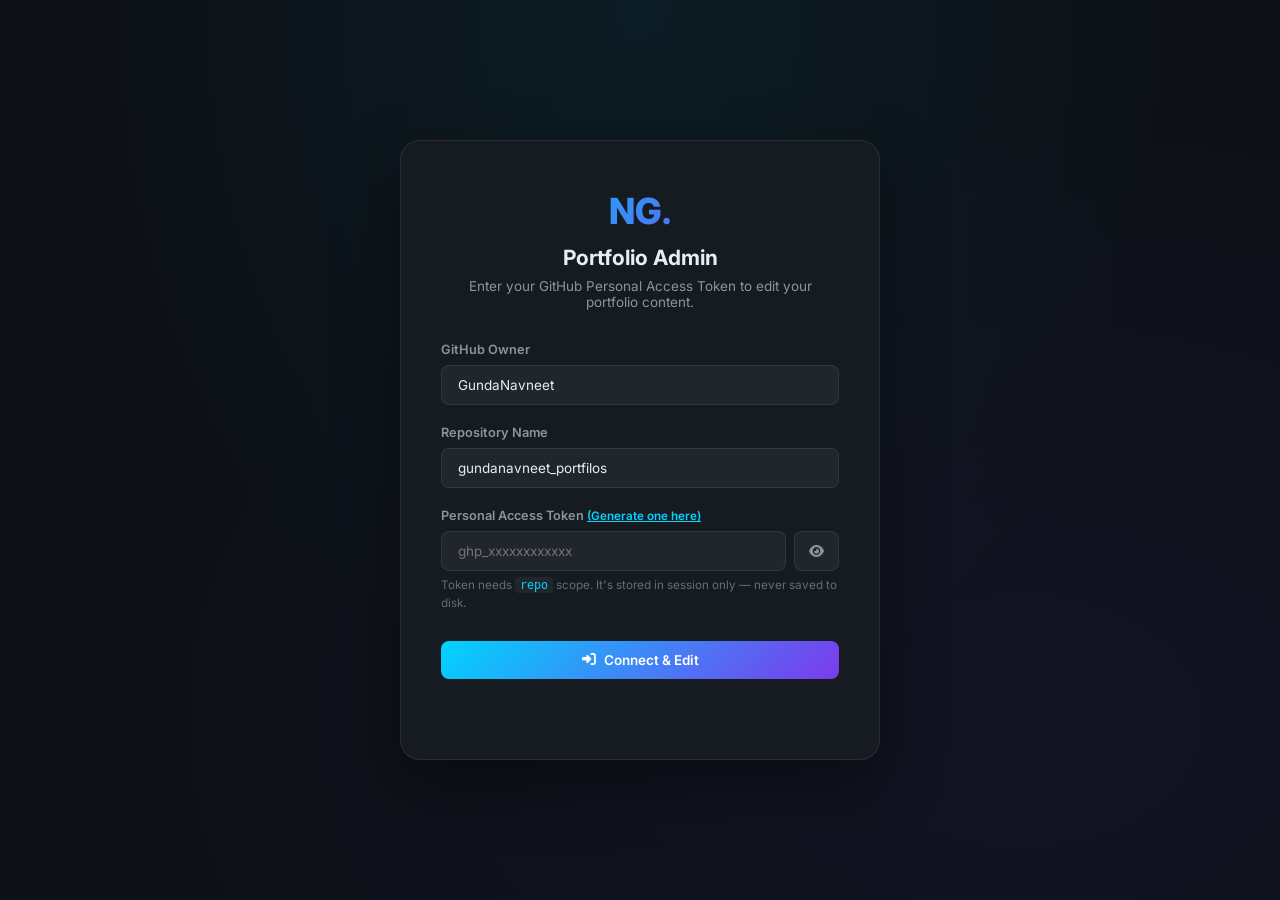
<file: admin.html>
<!DOCTYPE html>
<html lang="en">
<head>
  <meta charset="UTF-8"/>
  <meta name="viewport" content="width=device-width, initial-scale=1.0"/>
  <title>Portfolio Admin — Navneet Gunda</title>
  <link href="https://fonts.googleapis.com/css2?family=Inter:wght@300;400;500;600;700&display=swap" rel="stylesheet"/>
  <link rel="stylesheet" href="https://cdnjs.cloudflare.com/ajax/libs/font-awesome/6.5.0/css/all.min.css"/>
  <link rel="stylesheet" href="assets/css/admin.css"/>
</head>
<body>

  <!-- ===== LOGIN SCREEN ===== -->
  <div class="login-screen" id="loginScreen">
    <div class="login-card">
      <div class="login-logo">NG<span>.</span></div>
      <h1>Portfolio Admin</h1>
      <p>Enter your GitHub Personal Access Token to edit your portfolio content.</p>
      <div class="login-form">
        <div class="form-group">
          <label>GitHub Owner</label>
          <input type="text" id="loginOwner" value="GundaNavneet" placeholder="GitHub username"/>
        </div>
        <div class="form-group">
          <label>Repository Name</label>
          <input type="text" id="loginRepo" value="gundanavneet_portfilos" placeholder="Repo name"/>
        </div>
        <div class="form-group">
          <label>Personal Access Token <a href="https://github.com/settings/tokens" target="_blank" class="hint-link">(Generate one here)</a></label>
          <div class="input-group">
            <input type="password" id="loginToken" placeholder="ghp_xxxxxxxxxxxx"/>
            <button type="button" onclick="togglePassword('loginToken')" class="icon-btn"><i class="fas fa-eye"></i></button>
          </div>
          <small class="hint">Token needs <code>repo</code> scope. It's stored in session only — never saved to disk.</small>
        </div>
        <button class="btn btn-primary full-width" id="loginBtn" onclick="handleLogin()">
          <i class="fas fa-sign-in-alt"></i> Connect & Edit
        </button>
        <div class="login-error" id="loginError"></div>
      </div>
    </div>
  </div>

  <!-- ===== ADMIN PANEL ===== -->
  <div class="admin-panel hidden" id="adminPanel">

    <!-- SIDEBAR -->
    <aside class="sidebar" id="sidebar">
      <div class="sidebar-header">
        <div class="sidebar-logo">NG<span>.</span> Admin</div>
        <button class="sidebar-close" onclick="toggleSidebar()"><i class="fas fa-times"></i></button>
      </div>
      <nav class="sidebar-nav">
        <a href="#" class="nav-item active" data-section="basic" onclick="showSection('basic',this)">
          <i class="fas fa-user"></i> Basic Info
        </a>
        <a href="#" class="nav-item" data-section="picture" onclick="showSection('picture',this)">
          <i class="fas fa-camera"></i> Profile Picture
        </a>
        <a href="#" class="nav-item" data-section="experience" onclick="showSection('experience',this)">
          <i class="fas fa-briefcase"></i> Experience
        </a>
        <a href="#" class="nav-item" data-section="skills" onclick="showSection('skills',this)">
          <i class="fas fa-code"></i> Skills
        </a>
        <a href="#" class="nav-item" data-section="projects" onclick="showSection('projects',this)">
          <i class="fas fa-rocket"></i> Projects
        </a>
        <a href="#" class="nav-item" data-section="certifications" onclick="showSection('certifications',this)">
          <i class="fas fa-certificate"></i> Certifications
        </a>
        <a href="#" class="nav-item" data-section="education" onclick="showSection('education',this)">
          <i class="fas fa-graduation-cap"></i> Education
        </a>
        <a href="#" class="nav-item" data-section="blog" onclick="showSection('blog',this)">
          <i class="fas fa-blog"></i> Blog
        </a>
        <a href="#" class="nav-item" data-section="stats" onclick="showSection('stats',this)">
          <i class="fas fa-chart-bar"></i> Stats
        </a>
      </nav>
      <div class="sidebar-footer">
        <a href="index.html" target="_blank" class="nav-item"><i class="fas fa-eye"></i> Preview Site</a>
        <button class="nav-item logout" onclick="handleLogout()"><i class="fas fa-sign-out-alt"></i> Logout</button>
      </div>
    </aside>

    <!-- MAIN CONTENT -->
    <main class="admin-main">
      <div class="admin-topbar">
        <button class="hamburger-btn" onclick="toggleSidebar()"><i class="fas fa-bars"></i></button>
        <div class="topbar-title" id="topbarTitle">Basic Info</div>
        <div class="topbar-actions">
          <span class="save-status" id="saveStatus"></span>
          <button class="btn btn-primary" id="saveBtn" onclick="saveChanges()">
            <i class="fas fa-save"></i> Save & Deploy
          </button>
        </div>
      </div>

      <div class="admin-content" id="adminContent">
        <!-- Sections rendered by JS -->
      </div>
    </main>
  </div>

  <!-- ===== TOAST ===== -->
  <div class="toast" id="toast"></div>

  <script src="assets/js/admin.js"></script>
</body>
</html>
</file>
<file: assets/css/admin.css>
/* ===================================================
   PORTFOLIO ADMIN PANEL — STYLESHEET
=================================================== */

:root {
  --bg: #0d1117;
  --bg2: #161b22;
  --bg3: #21262d;
  --border: rgba(255,255,255,0.08);
  --cyan: #00d4ff;
  --purple: #7c3aed;
  --cyan-dim: rgba(0,212,255,0.12);
  --purple-dim: rgba(124,58,237,0.12);
  --red: #f85149;
  --green: #3fb950;
  --text: #e6edf3;
  --text2: #8b949e;
  --text3: #656d76;
  --radius: 12px;
  --font: 'Inter', sans-serif;
  --gradient: linear-gradient(135deg, #00d4ff, #7c3aed);
  --transition: all 0.25s ease;
}

*, *::before, *::after { box-sizing: border-box; margin: 0; padding: 0; }
html { font-size: 15px; }
body { font-family: var(--font); background: var(--bg); color: var(--text); min-height: 100vh; }

/* ===== LOGIN ===== */
.login-screen {
  min-height: 100vh; display: flex;
  align-items: center; justify-content: center;
  padding: 24px;
  background: radial-gradient(ellipse at 50% 0%, rgba(0,212,255,0.06) 0%, transparent 60%),
              radial-gradient(ellipse at 80% 80%, rgba(124,58,237,0.06) 0%, transparent 60%),
              var(--bg);
}

.login-card {
  background: var(--bg2); border: 1px solid var(--border);
  border-radius: 20px; padding: 48px 40px;
  width: 100%; max-width: 480px;
  box-shadow: 0 24px 64px rgba(0,0,0,0.4);
}

.login-logo {
  font-size: 2.4rem; font-weight: 800; text-align: center;
  background: var(--gradient); -webkit-background-clip: text;
  -webkit-text-fill-color: transparent; background-clip: text;
  margin-bottom: 12px;
}
.login-logo span { color: var(--cyan); }

.login-card h1 { font-size: 1.4rem; text-align: center; font-weight: 700; margin-bottom: 8px; }
.login-card p { color: var(--text2); text-align: center; font-size: 0.9rem; margin-bottom: 32px; }

.form-group { margin-bottom: 20px; }
.form-group label {
  display: block; font-size: 0.85rem; font-weight: 600;
  color: var(--text2); margin-bottom: 8px;
}

input[type="text"], input[type="password"], input[type="email"],
input[type="url"], input[type="month"], textarea, select {
  width: 100%; padding: 11px 16px;
  background: var(--bg3); border: 1px solid var(--border);
  border-radius: 8px; color: var(--text);
  font-family: var(--font); font-size: 0.9rem;
  transition: var(--transition); outline: none;
}

input:focus, textarea:focus, select:focus {
  border-color: var(--cyan);
  box-shadow: 0 0 0 3px rgba(0,212,255,0.1);
}

textarea { resize: vertical; min-height: 100px; line-height: 1.6; }

.input-group { display: flex; gap: 8px; }
.input-group input { flex: 1; }

.hint { font-size: 0.78rem; color: var(--text3); margin-top: 6px; display: block; line-height: 1.5; }
.hint code { background: var(--bg3); padding: 1px 5px; border-radius: 4px; color: var(--cyan); }
.hint-link { color: var(--cyan); font-size: 0.78rem; }

.icon-btn {
  padding: 11px 14px; background: var(--bg3); border: 1px solid var(--border);
  border-radius: 8px; color: var(--text2); cursor: pointer; transition: var(--transition);
}
.icon-btn:hover { border-color: var(--cyan); color: var(--cyan); }

.btn {
  display: inline-flex; align-items: center; gap: 8px;
  padding: 11px 24px; border-radius: 8px; font-size: 0.9rem;
  font-weight: 600; cursor: pointer; border: none; outline: none;
  text-decoration: none; transition: var(--transition); font-family: var(--font);
}
.btn-primary { background: var(--gradient); color: #fff; }
.btn-primary:hover { opacity: 0.9; transform: translateY(-1px); }
.btn-outline { background: transparent; color: var(--cyan); border: 1px solid var(--cyan); }
.btn-outline:hover { background: var(--cyan-dim); }
.btn-danger { background: rgba(248,81,73,0.15); color: var(--red); border: 1px solid rgba(248,81,73,0.3); }
.btn-danger:hover { background: rgba(248,81,73,0.25); }
.btn-sm { padding: 7px 16px; font-size: 0.82rem; }
.full-width { width: 100%; justify-content: center; margin-top: 8px; }

.login-error { margin-top: 12px; color: var(--red); font-size: 0.85rem; text-align: center; min-height: 20px; }

/* ===== ADMIN LAYOUT ===== */
.admin-panel { display: flex; min-height: 100vh; }
.hidden { display: none !important; }

/* ===== SIDEBAR ===== */
.sidebar {
  width: 250px; flex-shrink: 0;
  background: var(--bg2); border-right: 1px solid var(--border);
  display: flex; flex-direction: column;
  position: sticky; top: 0; height: 100vh;
  overflow-y: auto;
}

.sidebar-header {
  padding: 24px 20px 16px;
  display: flex; align-items: center; justify-content: space-between;
  border-bottom: 1px solid var(--border);
}

.sidebar-logo {
  font-size: 1.2rem; font-weight: 800;
  background: var(--gradient); -webkit-background-clip: text;
  -webkit-text-fill-color: transparent; background-clip: text;
}

.sidebar-close { background: none; border: none; color: var(--text2); cursor: pointer; display: none; font-size: 1.1rem; }

.sidebar-nav { flex: 1; padding: 12px 12px; display: flex; flex-direction: column; gap: 4px; }

.nav-item {
  display: flex; align-items: center; gap: 10px;
  padding: 10px 14px; border-radius: 8px;
  color: var(--text2); text-decoration: none; font-size: 0.88rem; font-weight: 500;
  transition: var(--transition); cursor: pointer; border: none;
  background: transparent; font-family: var(--font); width: 100%; text-align: left;
}
.nav-item i { width: 18px; text-align: center; }
.nav-item:hover { background: var(--bg3); color: var(--text); }
.nav-item.active { background: var(--cyan-dim); color: var(--cyan); }
.nav-item.logout { color: var(--red); }
.nav-item.logout:hover { background: rgba(248,81,73,0.1); }

.sidebar-footer { padding: 12px; border-top: 1px solid var(--border); display: flex; flex-direction: column; gap: 4px; }

/* ===== MAIN ===== */
.admin-main { flex: 1; display: flex; flex-direction: column; overflow: hidden; }

.admin-topbar {
  padding: 14px 24px; background: var(--bg2);
  border-bottom: 1px solid var(--border);
  display: flex; align-items: center; gap: 16px;
  position: sticky; top: 0; z-index: 10;
}

.hamburger-btn { display: none; background: none; border: none; color: var(--text); cursor: pointer; font-size: 1.2rem; }

.topbar-title { font-size: 1rem; font-weight: 700; flex: 1; }

.topbar-actions { display: flex; align-items: center; gap: 16px; }

.save-status { font-size: 0.82rem; color: var(--text3); }
.save-status.success { color: var(--green); }
.save-status.error { color: var(--red); }

.admin-content { padding: 32px 32px; overflow-y: auto; flex: 1; }

/* ===== SECTION PANELS ===== */
.section-panel { display: none; }
.section-panel.active { display: block; }

.panel-header { margin-bottom: 28px; }
.panel-header h2 { font-size: 1.3rem; font-weight: 700; margin-bottom: 4px; }
.panel-header p { color: var(--text2); font-size: 0.88rem; }

/* ===== CARD ===== */
.edit-card {
  background: var(--bg2); border: 1px solid var(--border);
  border-radius: var(--radius); padding: 28px; margin-bottom: 20px;
}

.edit-card-header {
  display: flex; align-items: center; justify-content: space-between;
  margin-bottom: 20px; padding-bottom: 16px; border-bottom: 1px solid var(--border);
}

.edit-card-title { font-size: 1rem; font-weight: 700; display: flex; align-items: center; gap: 8px; }
.edit-card-title i { color: var(--cyan); }

.card-actions { display: flex; gap: 8px; }

/* ===== FORM GRID ===== */
.form-grid { display: grid; grid-template-columns: 1fr 1fr; gap: 16px; }
.form-grid .full { grid-column: 1 / -1; }

/* ===== PROFILE PICTURE ===== */
.picture-section { display: flex; flex-direction: column; align-items: center; gap: 24px; }

.picture-preview {
  width: 160px; height: 160px; border-radius: 50%;
  overflow: hidden; background: var(--bg3);
  border: 3px solid var(--border);
  display: flex; align-items: center; justify-content: center;
  font-size: 3.5rem; font-weight: 800;
  background: var(--gradient); -webkit-background-clip: text;
  -webkit-text-fill-color: transparent; background-clip: text;
  position: relative;
}

.picture-preview img {
  position: absolute; inset: 0; width: 100%; height: 100%;
  object-fit: cover; border-radius: 50%;
}

.picture-actions { display: flex; flex-direction: column; gap: 12px; width: 100%; max-width: 360px; }

.upload-area {
  border: 2px dashed var(--border); border-radius: var(--radius);
  padding: 32px; text-align: center; cursor: pointer;
  transition: var(--transition);
}
.upload-area:hover { border-color: var(--cyan); background: var(--cyan-dim); }
.upload-area i { font-size: 2rem; color: var(--text3); margin-bottom: 8px; display: block; }
.upload-area p { color: var(--text2); font-size: 0.88rem; }
.upload-area small { color: var(--text3); font-size: 0.78rem; }

/* ===== LIST ITEMS (Experience, Projects, etc.) ===== */
.list-item {
  background: var(--bg3); border: 1px solid var(--border);
  border-radius: var(--radius); padding: 20px;
  margin-bottom: 16px; position: relative;
}

.list-item-header {
  display: flex; justify-content: space-between; align-items: center;
  margin-bottom: 16px; padding-bottom: 12px; border-bottom: 1px solid var(--border);
}

.list-item-title { font-weight: 700; font-size: 0.95rem; }
.list-item-subtitle { font-size: 0.82rem; color: var(--text2); margin-top: 2px; }

.list-item-actions { display: flex; gap: 6px; }

.icon-btn-sm {
  padding: 6px 10px; background: transparent; border: 1px solid var(--border);
  border-radius: 6px; color: var(--text2); cursor: pointer; font-size: 0.8rem;
  transition: var(--transition);
}
.icon-btn-sm:hover { border-color: var(--cyan); color: var(--cyan); }
.icon-btn-sm.danger:hover { border-color: var(--red); color: var(--red); }

/* ===== SKILLS EDITOR ===== */
.skill-row {
  display: grid; grid-template-columns: 1fr 80px 40px;
  gap: 10px; align-items: center; margin-bottom: 10px;
}

.skill-row input[type="range"] {
  padding: 0; background: transparent; border: none;
  accent-color: var(--cyan);
}
.skill-row input[type="range"]:focus { box-shadow: none; }

.skill-delete { background: none; border: none; color: var(--text3); cursor: pointer; font-size: 1rem; padding: 4px; transition: var(--transition); }
.skill-delete:hover { color: var(--red); }

.add-category-row { display: flex; gap: 10px; margin-top: 12px; }

/* ===== TAG INPUT ===== */
.tags-input {
  display: flex; flex-wrap: wrap; gap: 8px; padding: 10px;
  background: var(--bg3); border: 1px solid var(--border);
  border-radius: 8px; cursor: text; min-height: 48px;
  align-items: center;
}
.tags-input:focus-within { border-color: var(--cyan); box-shadow: 0 0 0 3px rgba(0,212,255,0.1); }
.tag {
  display: inline-flex; align-items: center; gap: 6px;
  background: var(--cyan-dim); color: var(--cyan);
  padding: 3px 10px; border-radius: 50px; font-size: 0.8rem; font-weight: 600;
}
.tag-remove { cursor: pointer; opacity: 0.7; }
.tag-remove:hover { opacity: 1; }
.tag-input-field {
  flex: 1; min-width: 100px; border: none !important;
  background: transparent !important; padding: 2px 4px !important;
  font-size: 0.85rem; outline: none;
}
.tag-input-field:focus { box-shadow: none !important; }

/* ===== ADD BUTTON ===== */
.add-btn {
  display: flex; align-items: center; gap: 8px;
  padding: 12px 20px; border-radius: var(--radius);
  border: 2px dashed var(--border); background: transparent;
  color: var(--text2); cursor: pointer; font-family: var(--font);
  font-size: 0.88rem; font-weight: 600; width: 100%;
  justify-content: center; transition: var(--transition); margin-top: 8px;
}
.add-btn:hover { border-color: var(--cyan); color: var(--cyan); background: var(--cyan-dim); }

/* ===== CHECKBOX ===== */
.checkbox-row { display: flex; align-items: center; gap: 10px; }
.checkbox-row input[type="checkbox"] { width: 18px; height: 18px; accent-color: var(--cyan); cursor: pointer; }
.checkbox-row label { font-size: 0.88rem; color: var(--text2); cursor: pointer; }

/* ===== TOAST ===== */
.toast {
  position: fixed; bottom: 24px; right: 24px; z-index: 9999;
  background: var(--bg3); border: 1px solid var(--border);
  border-radius: 10px; padding: 14px 20px;
  font-size: 0.88rem; font-weight: 600;
  transform: translateY(100px); opacity: 0;
  transition: all 0.3s ease; pointer-events: none;
  max-width: 320px;
}
.toast.show { transform: translateY(0); opacity: 1; }
.toast.success { border-color: var(--green); color: var(--green); }
.toast.error { border-color: var(--red); color: var(--red); }
.toast.info { border-color: var(--cyan); color: var(--cyan); }

/* ===== LOADING ===== */
.loading-overlay {
  position: fixed; inset: 0; z-index: 9998;
  background: rgba(13,17,23,0.8); backdrop-filter: blur(4px);
  display: flex; align-items: center; justify-content: center; flex-direction: column; gap: 16px;
}
.spinner {
  width: 40px; height: 40px; border: 3px solid var(--border);
  border-top-color: var(--cyan); border-radius: 50%;
  animation: spin 0.8s linear infinite;
}
@keyframes spin { to { transform: rotate(360deg); } }
.loading-text { font-size: 0.9rem; color: var(--text2); }

/* ===== RESPONSIVE ===== */
@media (max-width: 768px) {
  .sidebar {
    position: fixed; left: -260px; top: 0; bottom: 0; z-index: 200;
    transition: var(--transition); box-shadow: 4px 0 24px rgba(0,0,0,0.4);
  }
  .sidebar.open { left: 0; }
  .sidebar-close { display: block; }
  .hamburger-btn { display: block; }
  .admin-content { padding: 20px 16px; }
  .form-grid { grid-template-columns: 1fr; }
  .topbar-title { font-size: 0.9rem; }
}

@media (max-width: 480px) {
  .login-card { padding: 32px 20px; }
  .skill-row { grid-template-columns: 1fr 60px 32px; }
}
</file>
